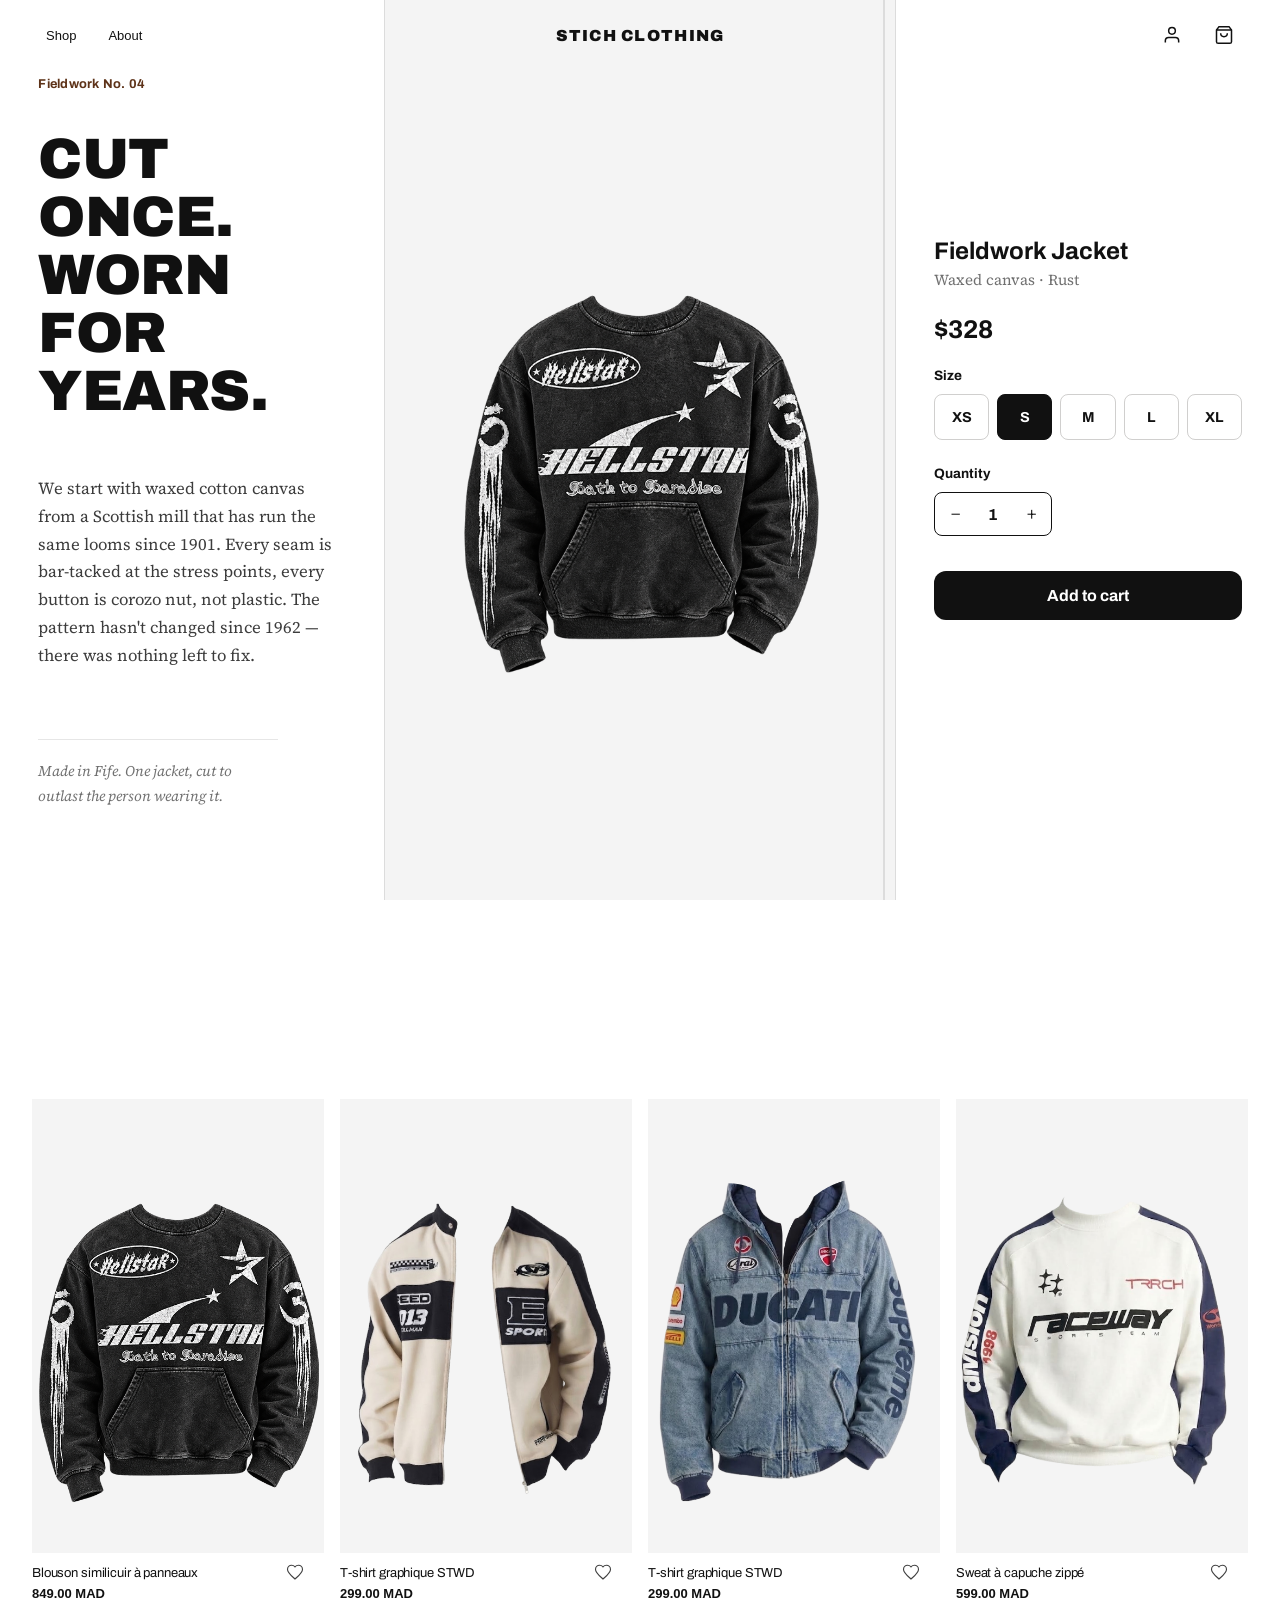
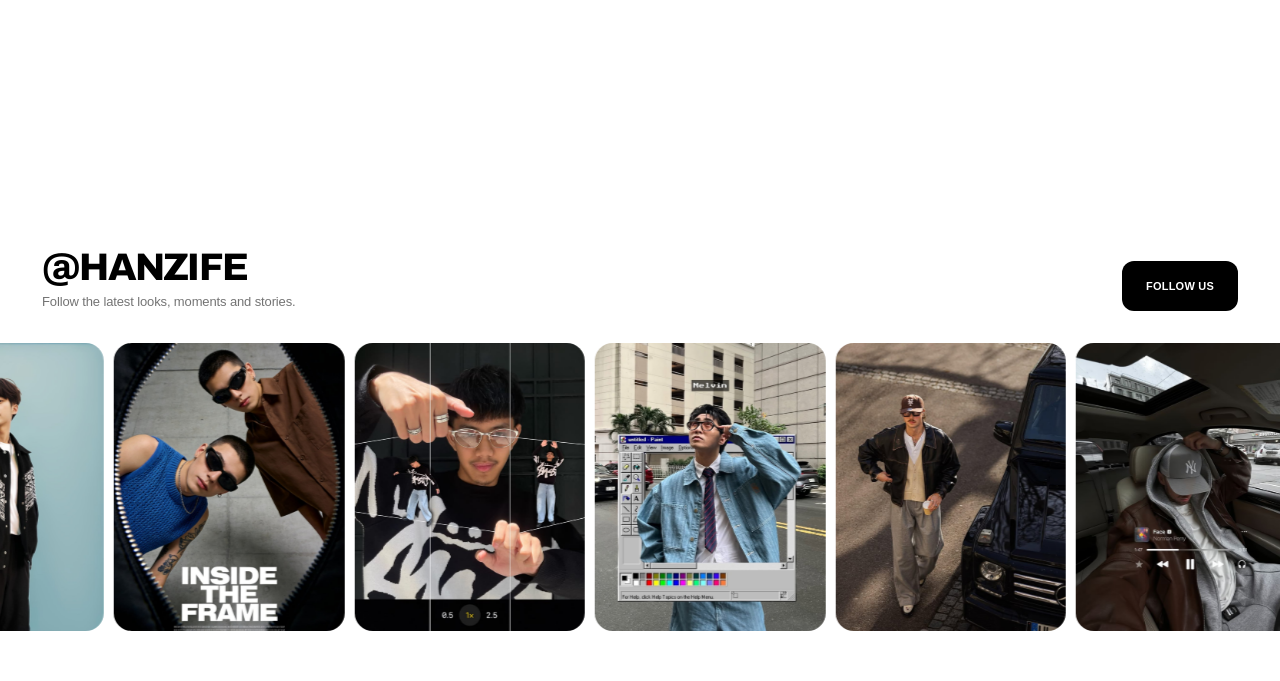
<file: product.html>
<!DOCTYPE html>
<html lang="en">

<head>
    <meta charset="UTF-8">
    <meta name="viewport" content="width=device-width, initial-scale=1, viewport-fit=cover">
    <title>Fieldwork Jacket</title>
    <link rel="preconnect" href="https://fonts.googleapis.com">
    <link rel="preconnect" href="https://fonts.gstatic.com" crossorigin>
    <link
        href="https://fonts.googleapis.com/css2?family=Archivo:wght@500;700;900&family=Source+Serif+4:opsz,wght@8..60,400;8..60,500&display=swap"
        rel="stylesheet">

    <!-- GSAP Library -->
    <script src="https://cdnjs.cloudflare.com/ajax/libs/gsap/3.12.5/gsap.min.js"></script>

    <link rel="stylesheet" href="./src/style/instagram-carousel.css">
    <link rel="stylesheet" href="./src/style/nav-bar.css">

    <style>
        :root {
            --ink: #111111;
            --bone: #ffffff;
            --bone-dim: #f9f9f9;
            --copper: #8A4E2B;
            --copper-deep: #5E3319;
            --line: rgba(17, 17, 17, 0.1);
            color-scheme: light;
        }

        * {
            box-sizing: border-box;
        }

        html,
        body {
            margin: 0;
            padding: 0;
            background: var(--bone);
            color: var(--ink);
            font-family: 'Source Serif 4', Georgia, serif;
            -webkit-font-smoothing: antialiased;
            scroll-behavior: smooth;
        }

        h1,
        h2,
        h3,
        .display {
            font-family: 'Archivo', 'Helvetica Neue', Arial, sans-serif;
            letter-spacing: -0.01em;
            margin: 0;
        }

        button {
            font-family: inherit;
        }

        button:focus-visible,
        a:focus-visible {
            outline: 2px solid var(--copper);
            outline-offset: 3px;
        }

        /* ---------- HERO SECTION ---------- */

        .hero-section {
            position: relative;
            height: 100vh;
            width: 100%;
            display: flex;
            overflow: hidden;
            background: var(--bone);
        }

        /* ---- left: story ---- */
        .hero-left {
            width: 30%;
            min-width: 280px;
            padding: 8vh 3vw;
            display: flex;
            flex-direction: column;
            justify-content: center;
            gap: 2.4rem;
            position: relative;
            z-index: 2;
        }

        .hero-left .kicker {
            font-family: 'Archivo', sans-serif;
            font-weight: 700;
            font-size: 0.8rem;
            color: var(--copper-deep);
            letter-spacing: 0.02em;
        }

        .hero-left h1 {
            font-weight: 900;
            font-size: clamp(2.1rem, 3.2vw + 1rem, 3.6rem);
            line-height: 1.02;
            max-width: 11ch;
        }

        .hero-left p {
            font-size: 1.05rem;
            line-height: 1.65;
            max-width: 34ch;
            color: rgba(17, 17, 17, 0.82);
        }

        .hero-left .signoff {
            font-size: 0.92rem;
            font-style: italic;
            color: rgba(17, 17, 17, 0.6);
            border-top: 1px solid var(--line);
            padding-top: 1.2rem;
            max-width: 30ch;
        }

        /* ---- center: native scroll-snap gallery inside hero ---- */
        .hero-center {
            width: 40%;
            height: 100vh;
            position: relative;
            overflow-y: auto;
            scroll-snap-type: y mandatory;
            scrollbar-width: none;
            -ms-overflow-style: none;
            border-left: 1px solid var(--line);
            border-right: 1px solid var(--line);
            background: #f4f4f4;
        }

        .hero-center::-webkit-scrollbar {
            display: none;
        }

        .image-track {
            position: relative;
            width: 100%;
        }

        .frame {
            height: 100vh;
            width: 100%;
            scroll-snap-align: start;
            scroll-snap-stop: always;
            position: relative;
            display: flex;
            align-items: center;
            justify-content: center;
            overflow: hidden;
            background: #f4f4f4;
        }

        .frame img {
            width: 75%;
            height: 70vh;
            object-fit: contain;
            display: block;
            user-select: none;
        }

        .progress-rail {
            position: absolute;
            top: 0;
            right: 10px;
            height: 100%;
            width: 2px;
            background: var(--line);
            z-index: 3;
            pointer-events: none;
        }

        .progress-fill {
            position: absolute;
            top: 0;
            left: 0;
            width: 100%;
            height: 0%;
            background: var(--copper);
            transform-origin: top;
        }

        /* ---- right: purchase panel ---- */
        .hero-right {
            width: 30%;
            min-width: 280px;
            padding: 8vh 3vw;
            display: flex;
            flex-direction: column;
            justify-content: center;
            gap: 1.6rem;
            position: relative;
            z-index: 2;
        }

        .product-heading .name {
            font-family: 'Archivo', sans-serif;
            font-weight: 700;
            font-size: 1.5rem;
        }

        .product-heading .variant {
            font-size: 0.95rem;
            color: rgba(17, 17, 17, 0.6);
            margin-top: 0.3rem;
        }

        .price {
            font-family: 'Archivo', sans-serif;
            font-weight: 700;
            font-size: 1.6rem;
        }

        .field-label {
            font-family: 'Archivo', sans-serif;
            font-weight: 700;
            font-size: 0.85rem;
            margin-bottom: 0.7rem;
            display: block;
        }

        .size-row {
            display: flex;
            gap: 8px;
            flex-wrap: wrap;
            width: 100%;
        }

        .size-btn {
            flex: 1;
            height: 46px;
            border-radius: 8px;
            border: 1px solid rgba(21, 18, 14, 0.2);
            background: transparent;
            color: var(--ink);
            font-family: 'Archivo', sans-serif;
            font-weight: 700;
            font-size: 0.9rem;
            cursor: pointer;
            transition: background 0.15s ease, color 0.15s ease, border-color 0.15s ease;
        }

        .size-btn:hover {
            background: rgba(21, 18, 14, 0.06);
        }

        .size-btn.active {
            background: var(--ink);
            color: var(--bone);
            border-color: var(--ink);
        }

        .qty-row {
            display: inline-flex;
            align-items: center;
            border: 1.5px solid var(--ink);
            border-radius: 8px;
            overflow: hidden;
            width: fit-content;
        }

        .qty-row button {
            width: 40px;
            height: 42px;
            background: transparent;
            border: none;
            font-size: 1.1rem;
            color: var(--ink);
            cursor: pointer;
        }

        .qty-row button:hover {
            background: rgba(17, 17, 17, 0.06);
        }

        .qty-row .qty-value {
            width: 36px;
            text-align: center;
            font-family: 'Archivo', sans-serif;
            font-weight: 700;
        }

        .add-to-cart {
            margin-top: 0.6rem;
            background: var(--ink);
            color: var(--bone);
            border: none;
            border-radius: 12px;
            padding: 1rem 1.4rem;
            font-family: 'Archivo', sans-serif;
            font-weight: 700;
            font-size: 1rem;
            cursor: pointer;
            transition: transform 0.12s ease, background 0.15s ease;
        }

        .add-to-cart:hover {
            background: #333;
        }

        .add-to-cart:active {
            transform: scale(0.98);
        }

        .add-note {
            font-size: 0.82rem;
            color: rgba(17, 17, 17, 0.55);
            min-height: 1.2em;
        }

        .product-grid-section {
            width: 100%;
            min-height: 100vh;
            display: flex;
            flex-direction: column;
            justify-content: center;
            max-width: 1440px;
            margin: 0 auto;
            padding: 60px 32px;
            background: #ffffff;
            font-family: Arial, Helvetica, sans-serif;
            color: #111111;
        }

        .product-grid-section h2 {
            font-size: 24px;
            font-weight: 700;
            text-transform: uppercase;
            letter-spacing: -0.02em;
            margin-bottom: 24px;
        }

        .product-grid {
            display: grid;
            grid-template-columns: repeat(4, 1fr);
            gap: 16px;
        }

        .product-card {
            position: relative;
            display: flex;
            flex-direction: column;
            text-decoration: none;
            color: inherit;
            background: #fff;
        }

        .product-image-wrapper {
            position: relative;
            width: 100%;
            aspect-ratio: 9/14;
            background: #f4f4f4;
            overflow-x: auto;
            overflow-y: hidden;
            display: flex;
            scroll-snap-type: x mandatory;
            scrollbar-width: none;
            -ms-overflow-style: none;
            scroll-behavior: smooth;
        }

        .product-image-wrapper img {
            width: 100%;
            height: 100%;
            object-fit: cover;
            display: block;
            transition: transform 600ms cubic-bezier(0.16, 1, 0.3, 1);
            aspect-ratio: 1 / 1.25;

        }

        .product-card:hover .product-image-wrapper img {
            transform: scale(1.03);
        }

        .product-image-wrapper::-webkit-scrollbar {
            display: none;
            /* Hide scrollbar on Chrome/Safari */
        }

        .product-wishlist-btn {
            position: absolute;
            bottom: 14px;
            right: 14px;
            background: transparent;
            border: none;
            cursor: pointer;
            padding: 6px;
            display: flex;
            align-items: center;
            justify-content: center;
            color: #111;
            z-index: 2;
            opacity: 0.8;
            transition: opacity 200ms ease, transform 200ms ease;
        }

        .product-wishlist-btn:hover {
            opacity: 1;
            transform: scale(1.1);
        }

        .product-wishlist-btn svg {
            width: 18px;
            height: 18px;
            fill: none;
            stroke: currentColor;
            stroke-width: 1.5;
        }

        .product-info {
            padding-top: 12px;
            display: flex;
            flex-direction: column;
            gap: 4px;
        }

        .product-title {
            font-size: 13px;
            font-weight: 400;
            color: #111111;
            line-height: 1.3;
            margin: 0;
        }

        .product-price {
            font-size: 13px;
            font-weight: 600;
            color: #111111;
            margin: 0;
        }

        .product-image-track {
            display: flex;
            width: 100%;
            height: 100%;
            flex-shrink: 0;
        }

        .product-slide-img {
            width: 100%;
            height: 100%;
            flex: 0 0 100%;
            object-fit: cover;
            display: block;
            scroll-snap-align: start;
            user-select: none;
        }

        /* Wishlist heart icon button */
        .product-wishlist-btn {
            position: absolute;
            bottom: 14px;
            right: 14px;
            background: transparent;
            border: none;
            cursor: pointer;
            padding: 6px;
            display: flex;
            align-items: center;
            justify-content: center;
            color: #111;
            z-index: 2;
            opacity: 0.8;
            transition: opacity 200ms ease, transform 200ms ease;
        }

        .product-wishlist-btn:hover {
            opacity: 1;
            transform: scale(1.1);
        }

        .product-wishlist-btn svg {
            width: 18px;
            height: 18px;
            fill: none;
            stroke: currentColor;
            stroke-width: 1.5;
        }

        .product-info {
            padding-top: 12px;
            display: flex;
            flex-direction: column;
            gap: 4px;
        }

        .product-title {
            font-size: 13px;
            font-weight: 400;
            color: #111111;
            line-height: 1.3;
            margin: 0;
        }

        .product-price {
            font-size: 13px;
            font-weight: 600;
            color: #111111;
            margin: 0;
        }

        .instagram-section {
            position: relative;
            width: 100%;
            padding: 50px 0;
            background: #fff;
            color: #000;
            overflow: hidden;
        }

        .instagram-header {
            width: 100%;
            padding: 0 42px;
            margin-bottom: 32px;
            display: flex;
            align-items: flex-end;
            justify-content: space-between;
            gap: 40px;
        }

        .instagram-heading {
            display: flex;
            flex-direction: column;
            gap: 8px;
        }

        .instagram-heading h2 {
            margin: 0;
            font-family: "Archivo", sans-serif;
            font-size: clamp(28px, 3vw, 46px);
            font-weight: 800;
            line-height: 0.9;
            letter-spacing: -0.045em;
            text-transform: uppercase;
        }

        .instagram-heading p {
            margin: 0;
            font-family: "Inter", sans-serif;
            font-size: 13px;
            line-height: 1.4;
            letter-spacing: -0.01em;
            color: rgba(0, 0, 0, 0.55);
        }

        .instagram-follow {
            flex: 0 0 auto;
            display: inline-flex;
            align-items: center;
            justify-content: center;
            height: 50px;
            padding: 0 24px;
            background: #000;
            color: #fff;
            border: 0;
            border-radius: 12px;
            font-family: "Inter", sans-serif;
            font-size: 11px;
            font-weight: 600;
            letter-spacing: 0.02em;
            text-transform: uppercase;
            text-decoration: none;
            transition: transform 250ms ease, background-color 250ms ease;
        }

        .instagram-follow:hover {
            transform: translateY(-2px);
            background: #0f6be0;
        }

        .instagram-carousel {
            width: 100%;
            overflow: hidden;
            cursor: default;
        }

        .instagram-track {
            display: flex;
            width: max-content;
            gap: 10px;
            will-change: transform;
        }

        .instagram-group {
            display: flex;
            flex: 0 0 auto;
            gap: 10px;
        }

        .instagram-poster {
            position: relative;
            width: clamp(220px, 18vw, 320px);
            border-radius: 18px;
            overflow: hidden;
            flex: 0 0 auto;
            background: #eee;
        }

        .instagram-poster img {
            width: 100%;
            height: 100%;
            display: block;
            object-fit: cover;
            user-select: none;
            -webkit-user-drag: none;
            transition: transform 700ms cubic-bezier(0.16, 1, 0.3, 1);
        }

        .instagram-poster:hover img {
            transform: scale(1.035);
        }

        .instagram-meta {
            position: absolute;
            left: 12px;
            bottom: 12px;
            z-index: 2;
            font-family: "Inter", sans-serif;
            font-size: 9px;
            font-weight: 500;
            letter-spacing: 0.08em;
            text-transform: uppercase;
            color: #fff;
            opacity: 0;
            transform: translateY(5px);
            transition: opacity 250ms ease, transform 250ms ease;
        }

        .instagram-poster:hover .instagram-meta {
            opacity: 1;
            transform: translateY(0);
        }

        /* ---------- RESPONSIVE ---------- */
        @media (max-width: 900px) {
            .hero-section {
                flex-direction: column;
                height: auto;
            }

            .hero-left {
                height: auto;
                padding: 4vh 6vw;
                gap: 1.2rem;
            }

            .hero-left p,
            .hero-left .signoff {
                display: none;
            }

            .hero-center {
                height: 50vh;
                width: 100%;
                border-left: none;
                border-right: none;
                border-top: 1px solid var(--line);
                border-bottom: 1px solid var(--line);
            }

            .hero-right {
                height: auto;
                padding: 2.5vh 6vw;
                gap: 0.8rem;
            }

            .product-grid-section {
                min-height: auto;
                padding: 60px 20px;
            }

            .product-grid {
                grid-template-columns: repeat(2, 1fr);
                gap: 12px;
            }

            .instagram-section {
                padding: 40px 0;
            }

            .instagram-header {
                padding: 0 20px;
                margin-bottom: 24px;
                align-items: flex-start;
            }

            .instagram-heading h2 {
                font-size: 30px;
            }

            .instagram-poster {
                width: 200px;
            }
        }
    </style>
</head>

<body>

    <header class="site-header" id="siteHeader">
        <div class="header-left">
            <a href="#" class="header-nav-link">Shop</a>
            <a href="#" class="header-nav-link">About</a>
        </div>

        <a href="index.html" class="header-logo">Stich Clothing</a>

        <div class="header-right">
            <button type="button" class="header-icon-btn" aria-label="User Profile">
                <svg viewBox="0 0 24 24">
                    <path d="M20 21v-2a4 4 0 0 0-4-4H8a4 4 0 0 0-4 4v2"></path>
                    <circle cx="12" cy="7" r="4"></circle>
                </svg>
            </button>
            <button type="button" class="header-icon-btn" aria-label="Checkout / Bag">
                <svg viewBox="0 0 24 24">
                    <path d="M6 2L3 6v14a2 2 0 0 0 2 2h14a2 2 0 0 0 2-2V6l-3-4z"></path>
                    <line x1="3" y1="6" x2="21" y2="6"></line>
                    <path d="M16 10a4 4 0 0 1-8 0"></path>
                </svg>
            </button>
        </div>
    </header>

    <section class="hero-section">
        <div class="hero-left">
            <span class="kicker">Fieldwork No. 04</span>
            <h1>CUT ONCE.<br>WORN FOR YEARS.</h1>
            <p>We start with waxed cotton canvas from a Scottish mill that has run the same looms since 1901. Every seam
                is bar-tacked at the stress points, every button is corozo nut, not plastic. The pattern hasn't changed
                since 1962 &mdash; there was nothing left to fix.</p>
            <p class="signoff">Made in Fife. One jacket, cut to outlast the person wearing it.</p>
        </div>

        <div class="hero-center" id="heroCenter">
            <div class="image-track" id="imageTrack">
                <div class="frame">
                    <img src="src/img/product/product1.png" alt="Fieldwork Jacket view 1" draggable="false">
                </div>
                <div class="frame">
                    <img src="src/img/product/product-image1.png" alt="Fieldwork Jacket view 2" draggable="false">
                </div>
                <div class="frame">
                    <img src="src/img/product/product-image2.png" alt="Fieldwork Jacket view 3" draggable="false">
                </div>

            </div>

            <div class="progress-rail">
                <div class="progress-fill" id="progressFill"></div>
            </div>
        </div>

        <div class="hero-right">
            <div class="product-heading">
                <div class="name">Fieldwork Jacket</div>
                <div class="variant">Waxed canvas &middot; Rust</div>
            </div>

            <div class="price">$328</div>

            <div>
                <span class="field-label">Size</span>
                <div class="size-row" id="sizeRow">
                    <button class="size-btn" data-size="XS">XS</button>
                    <button class="size-btn active" data-size="S">S</button>
                    <button class="size-btn" data-size="M">M</button>
                    <button class="size-btn" data-size="L">L</button>
                    <button class="size-btn" data-size="XL">XL</button>
                </div>
            </div>

            <div>
                <span class="field-label">Quantity</span>
                <div class="qty-row">
                    <button id="qtyMinus" aria-label="Decrease quantity">&minus;</button>
                    <span class="qty-value" id="qtyValue">1</span>
                    <button id="qtyPlus" aria-label="Increase quantity">+</button>
                </div>
            </div>

            <button class="add-to-cart" id="addToCart">Add to cart</button>
            <div class="add-note" id="addNote"></div>
        </div>
    </section>

    <section class="product-grid-section">
        <div class="product-grid">

               <a href="#" class="product-card">
                <div class="product-image-wrapper">
                    <div class="product-image-track">
                        <img class="product-slide-img" src="./src/img/jacket4.png"  alt="Blouson view 1"
                            loading="lazy">
                        <img class="product-slide-img" src="./src/img/product/product-image1.png" alt="Blouson view 2"
                            loading="lazy">
                        <img class="product-slide-img" src="./src/img/product/product-image2.png" alt="Blouson view 3"
                            loading="lazy">
                    </div>
                    
                </div>
                <button type="button" class="product-wishlist-btn" aria-label="Add to wishlist">
                        <svg viewBox="0 0 24 24">
                            <path
                                d="M12 21.35l-1.45-1.32C5.4 15.36 2 12.28 2 8.5 2 5.42 4.42 3 7.5 3c1.74 0 3.41.81 4.5 2.09C13.09 3.81 14.76 3 16.5 3 19.58 3 22 5.42 22 8.5c0 3.78-3.4 6.86-8.55 11.54L12 21.35z" />
                        </svg>
                    </button>
                <div class="product-info">
                    <h3 class="product-title">Blouson similicuir à panneaux</h3>
                    <p class="product-price">849.00 MAD</p>
                </div>
            </a>

            <a href="#" class="product-card">
                <div class="product-image-wrapper">
                    <div class="product-image-track">
                        <img class="product-slide-img" src="./src/img/jacket1.png"
                            alt="T-shirt graphique STWD view 1" loading="lazy">
                        <img class="product-slide-img" src="./src/img/product/product1-image1.png"
                            alt="T-shirt graphique STWD view 2" loading="lazy">
                        <img class="product-slide-img" src="./src/img/product/product1-image2.png"
                            alt="T-shirt graphique STWD view 3" loading="lazy">
                    </div>
                    
                </div>
                <button type="button" class="product-wishlist-btn" aria-label="Add to wishlist">
                        <svg viewBox="0 0 24 24">
                            <path
                                d="M12 21.35l-1.45-1.32C5.4 15.36 2 12.28 2 8.5 2 5.42 4.42 3 7.5 3c1.74 0 3.41.81 4.5 2.09C13.09 3.81 14.76 3 16.5 3 19.58 3 22 5.42 22 8.5c0 3.78-3.4 6.86-8.55 11.54L12 21.35z" />
                        </svg>
                    </button>
                <div class="product-info">
                    <h3 class="product-title">T-shirt graphique STWD</h3>
                    <p class="product-price">299.00 MAD</p>
                </div>
            </a>

      
            <a href="#" class="product-card">
                <div class="product-image-wrapper">
                    <div class="product-image-track">
                        <img class="product-slide-img" src="./src/img/jacket3.png"
                            alt="T-shirt graphique STWD view 1" loading="lazy">
                        <img class="product-slide-img" src="./src/img/product/product3-image1.png"
                            alt="T-shirt graphique STWD view 2" loading="lazy">
                        <img class="product-slide-img" src="./src/img/product/product3-image2.png"
                            alt="T-shirt graphique STWD view 3" loading="lazy">
                    </div>
                   
                </div>
                 <button type="button" class="product-wishlist-btn" aria-label="Add to wishlist">
                        <svg viewBox="0 0 24 24">
                            <path
                                d="M12 21.35l-1.45-1.32C5.4 15.36 2 12.28 2 8.5 2 5.42 4.42 3 7.5 3c1.74 0 3.41.81 4.5 2.09C13.09 3.81 14.76 3 16.5 3 19.58 3 22 5.42 22 8.5c0 3.78-3.4 6.86-8.55 11.54L12 21.35z" />
                        </svg>
                    </button>
                <div class="product-info">
                    <h3 class="product-title">T-shirt graphique STWD</h3>
                    <p class="product-price">299.00 MAD</p>
                </div>
            </a>

            
         
            <!-- Product Card 4 -->
            <a href="#" class="product-card">
                <div class="product-image-wrapper">
                    <div class="product-image-track">
                        <img class="product-slide-img" src="./src/img/jacket2.png" alt="Sweat view 1"
                            loading="lazy">
                        <img class="product-slide-img" src="./src/img/product/product2-image1.png" alt="Sweat view 2"
                            loading="lazy">
                        <img class="product-slide-img" src="./src/img/product/product2-image1.png" alt="Sweat view 3"
                            loading="lazy">
                    </div>
                    
                </div>
                <button type="button" class="product-wishlist-btn" aria-label="Add to wishlist">
                        <svg viewBox="0 0 24 24">
                            <path
                                d="M12 21.35l-1.45-1.32C5.4 15.36 2 12.28 2 8.5 2 5.42 4.42 3 7.5 3c1.74 0 3.41.81 4.5 2.09C13.09 3.81 14.76 3 16.5 3 19.58 3 22 5.42 22 8.5c0 3.78-3.4 6.86-8.55 11.54L12 21.35z" />
                        </svg>
                    </button>
                <div class="product-info">
                    <h3 class="product-title">Sweat à capuche zippé</h3>
                    <p class="product-price">599.00 MAD</p>
                </div>
            </a>

        </div>
    </section>
    <section class="instagram-section" id="instagramSection">
        <div class="instagram-header">
            <div class="instagram-heading">
                <h2>@Hanzife</h2>
                <p>Follow the latest looks, moments and stories.</p>
            </div>
            <a href="#" class="instagram-follow" aria-label="Follow us on Instagram">FOLLOW US</a>
        </div>

        <div class="instagram-carousel" id="instagramCarousel">
            <div class="instagram-track" id="instagramTrack">
                <!-- GROUP 01 -->
                <div class="instagram-group">
                    <div class="instagram-poster"><img src="./src/img/Instagram/Insta1.png" alt="Instagram post 1"
                            draggable="false"><span class="instagram-meta">Instagram</span></div>
                    <div class="instagram-poster"><img src="./src/img/Instagram/Insta2.png" alt="Instagram post 2"
                            draggable="false"><span class="instagram-meta">Instagram</span></div>
                    <div class="instagram-poster"><img src="./src/img/Instagram/Insta3.png" alt="Instagram post 3"
                            draggable="false"><span class="instagram-meta">Instagram</span></div>
                    <div class="instagram-poster"><img src="./src/img/Instagram/Insta4.png" alt="Instagram post 4"
                            draggable="false"><span class="instagram-meta">Instagram</span></div>
                    <div class="instagram-poster"><img src="./src/img/Instagram/Insta5.png" alt="Instagram post 5"
                            draggable="false"><span class="instagram-meta">Instagram</span></div>
                    <div class="instagram-poster"><img src="./src/img/Instagram/Insta6.png" alt="Instagram post 6"
                            draggable="false"><span class="instagram-meta">Instagram</span></div>
                    <div class="instagram-poster"><img src="./src/img/Instagram/Insta7.png" alt="Instagram post 7"
                            draggable="false"><span class="instagram-meta">Instagram</span></div>
                    <div class="instagram-poster"><img src="./src/img/Instagram/Insta8.png" alt="Instagram post 8"
                            draggable="false"><span class="instagram-meta">Instagram</span></div>
                    <div class="instagram-poster"><img src="./src/img/Instagram/Insta1.png" alt="Instagram post 9"
                            draggable="false"><span class="instagram-meta">Instagram</span></div>
                </div>
                <!-- GROUP 02 -->
                <div class="instagram-group">
                    <div class="instagram-poster"><img src="./src/img/Instagram/Insta2.png" alt="Instagram post 2"
                            draggable="false"><span class="instagram-meta">Instagram</span></div>
                    <div class="instagram-poster"><img src="./src/img/Instagram/Insta3.png" alt="Instagram post 3"
                            draggable="false"><span class="instagram-meta">Instagram</span></div>
                    <div class="instagram-poster"><img src="./src/img/Instagram/Insta4.png" alt="Instagram post 4"
                            draggable="false"><span class="instagram-meta">Instagram</span></div>
                    <div class="instagram-poster"><img src="./src/img/Instagram/Insta5.png" alt="Instagram post 5"
                            draggable="false"><span class="instagram-meta">Instagram</span></div>
                    <div class="instagram-poster"><img src="./src/img/Instagram/Insta6.png" alt="Instagram post 6"
                            draggable="false"><span class="instagram-meta">Instagram</span></div>
                    <div class="instagram-poster"><img src="./src/img/Instagram/Insta7.png" alt="Instagram post 7"
                            draggable="false"><span class="instagram-meta">Instagram</span></div>
                    <div class="instagram-poster"><img src="./src/img/Instagram/Insta8.png" alt="Instagram post 8"
                            draggable="false"><span class="instagram-meta">Instagram</span></div>
                    <div class="instagram-poster"><img src="./src/img/Instagram/Insta1.png" alt="Instagram post 9"
                            draggable="false"><span class="instagram-meta">Instagram</span></div>
                    <div class="instagram-poster"><img src="./src/img/Instagram/Insta1.png" alt="Instagram post 1"
                            draggable="false"><span class="instagram-meta">Instagram</span></div>
                </div>
            </div>
        </div>
    </section>

    <script>
        (function () {
            const heroCenter = document.getElementById('heroCenter');
            const fill = document.getElementById('progressFill');

            function updateProgress() {
                const maxScroll = heroCenter.scrollHeight - heroCenter.clientHeight;
                const progress = maxScroll > 0 ? heroCenter.scrollTop / maxScroll : 0;
                fill.style.height = (progress * 100) + '%';
            }

            heroCenter.addEventListener('scroll', updateProgress, { passive: true });
            window.addEventListener('resize', updateProgress);
            updateProgress();
            const track = document.querySelector("#instagramTrack");
            const firstGroup = track.querySelector(".instagram-group");

            function initCarousel() {
                const groupWidth = firstGroup.getBoundingClientRect().width + 10;
                gsap.set(track, { x: 0 });

                gsap.to(track, {
                    x: -groupWidth,
                    duration: 35,
                    ease: "none",
                    repeat: -1,
                    modifiers: {
                        x: gsap.utils.unitize(x => parseFloat(x) % groupWidth)
                    }
                });
            }

            window.addEventListener("load", initCarousel);
            initCarousel();

            // Size picker functionality
            const sizeButtons = document.querySelectorAll('.size-btn');
            sizeButtons.forEach(btn => {
                btn.addEventListener('click', () => {
                    sizeButtons.forEach(b => b.classList.remove('active'));
                    btn.classList.add('active');
                });
            });

            // Quantity picker functionality
            const qtyValue = document.getElementById('qtyValue');
            let qty = 1;
            document.getElementById('qtyMinus').addEventListener('click', () => {
                qty = Math.max(1, qty - 1);
                qtyValue.textContent = qty;
            });
            document.getElementById('qtyPlus').addEventListener('click', () => {
                qty = Math.min(9, qty + 1);
                qtyValue.textContent = qty;
            });

            // Add to cart feedback
            const addNote = document.getElementById('addNote');
            document.getElementById('addToCart').addEventListener('click', () => {
                const size = document.querySelector('.size-btn.active').dataset.size;
                addNote.textContent = 'Added ' + qty + ' \u00b7 size ' + size + ' to your cart.';
            });
        })();
    </script>

    <script src="./src/js/nav-bar.js"></script>

</body>

</html>
</file>
<file: src/style/instagram-carousel.css>
.instagram-section {
    position: relative;
    width: 100%;
    padding: 50px 0;
    background: #fff;
    color: #000;
    overflow: hidden;
}

.instagram-header {
    width: 100%;
    padding: 0 42px;
    margin-bottom: 32px;
    display: flex;
    align-items: flex-end;
    justify-content: space-between;
    gap: 40px;
}

.instagram-heading {
    display: flex;
    flex-direction: column;
    gap: 8px;
}

.instagram-heading h2 {
    margin: 0;
    font-family: "Archivo", sans-serif;
    font-size: clamp(28px, 3vw, 46px);
    font-weight: 800;
    line-height: 0.9;
    letter-spacing: -0.045em;
    text-transform: uppercase;
}

.instagram-heading p {
    margin: 0;
    font-family: "Inter", sans-serif;
    font-size: 13px;
    line-height: 1.4;
    letter-spacing: -0.01em;
    color: rgba(0, 0, 0, 0.55);
}

.instagram-follow {
    flex: 0 0 auto;
    display: inline-flex;
    align-items: center;
    justify-content: center;
    height: 50px;
    padding: 0 24px;
    background: #000;
    color: #fff;
    border: 0;
    border-radius: 12px;
    font-family: "Inter", sans-serif;
    font-size: 11px;
    font-weight: 600;
    letter-spacing: 0.02em;
    text-transform: uppercase;
    text-decoration: none;
    transition: transform 250ms ease, background-color 250ms ease;
}

.instagram-follow:hover {
    transform: translateY(-2px);
    background: #0f6be0;
}

.instagram-carousel {
    width: 100%;
    overflow: hidden;
    cursor: default;
}

.instagram-track {
    display: flex;
    width: max-content;
    gap: 10px;
    will-change: transform;
}

.instagram-group {
    display: flex;
    flex: 0 0 auto;
    gap: 10px;
}

.instagram-poster {
    position: relative;
    width: clamp(220px, 18vw, 320px);
    border-radius: 18px;
    overflow: hidden;
    flex: 0 0 auto;
    background: #eee;
}

.instagram-poster img {
    width: 100%;
    height: 100%;
    display: block;
    object-fit: cover;
    user-select: none;
    -webkit-user-drag: none;
    transition: transform 700ms cubic-bezier(0.16, 1, 0.3, 1);
}

.instagram-poster:hover img {
    transform: scale(1.035);
}

.instagram-meta {
    position: absolute;
    left: 12px;
    bottom: 12px;
    z-index: 2;
    font-family: "Inter", sans-serif;
    font-size: 9px;
    font-weight: 500;
    letter-spacing: 0.08em;
    text-transform: uppercase;
    color: #fff;
    opacity: 0;
    transform: translateY(5px);
    transition: opacity 250ms ease, transform 250ms ease;
}

.instagram-poster:hover .instagram-meta {
    opacity: 1;
    transform: translateY(0);
}

@media (max-width: 900px) {
    .instagram-section { padding: 40px 0; }
    .instagram-header { padding: 0 20px; margin-bottom: 24px; align-items: flex-start; }
    .instagram-heading h2 { font-size: 30px; }
    .instagram-heading p { font-size: 12px; }
    .instagram-follow { height: 38px; padding: 0 16px; font-size: 10px; }
    .instagram-track, .instagram-group { gap: 8px; }
    .instagram-poster { width: 150px; }
}
</file>
<file: src/style/nav-bar.css>
/* ==========================================================
   APPLE-STYLE BLURRY GLASS HEADER & DYNAMIC THEME SWITCH
   ========================================================== */
.site-header {
    position: fixed;
    top: 0;
    left: 0;
    width: 100%;
    height: 70px;
    padding: 0 40px;
    display: flex;
    align-items: center;
    justify-content: space-between;
    z-index: 1000;
    background: transparent;
    transition: background 0.3s ease, backdrop-filter 0.3s ease, -webkit-backdrop-filter 0.3s ease, color 0.3s ease;
    color: #111111; /* Default text black */
}

.site-header.is-scrolled {
    background: rgba(255, 255, 255, 0.75);
    backdrop-filter: blur(16px) saturate(180%);
    -webkit-backdrop-filter: blur(16px) saturate(180%);
    border-bottom: 1px solid rgba(0, 0, 0, 0.06);
}

/* Dark Mode Theme Modifier */
.site-header.is-dark {
    color: #ffffff !important;
}
.site-header.is-scrolled.is-dark {
    background: rgba(17, 17, 17, 0.75);
    border-bottom: 1px solid rgba(255, 255, 255, 0.1);
}

.header-left, .header-right {
    display: flex;
    align-items: center;
    gap: 20px;
    flex: 1;
}

.header-right {
    justify-content: flex-end;
}

.header-nav-link, .header-icon-btn {
    background: none;
    border: none;
    color: inherit;
    font-family: Arial, sans-serif;
    font-size: 13px;
    font-weight: 500;
    text-decoration: none;
    cursor: pointer;
    padding: 6px;
    display: inline-flex;
    align-items: center;
    justify-content: center;
    transition: opacity 0.2s ease;
}

.header-nav-link:hover, .header-icon-btn:hover {
    opacity: 0.7;
}

.header-logo {
    flex: 1;
    text-align: center;
    font-family: 'Archivo', sans-serif;
    font-weight: 900;
    font-size: 16px;
    letter-spacing: 0.08em;
    text-transform: uppercase;
    text-decoration: none;
    color: inherit;
}

.header-icon-btn svg {
    width: 20px;
    height: 20px;
    fill: none;
    stroke: currentColor;
    stroke-width: 1.8;
}

@media (max-width: 900px) {
    .site-header {
        padding: 0 20px;
        height: 60px;
    }
}
</file>
